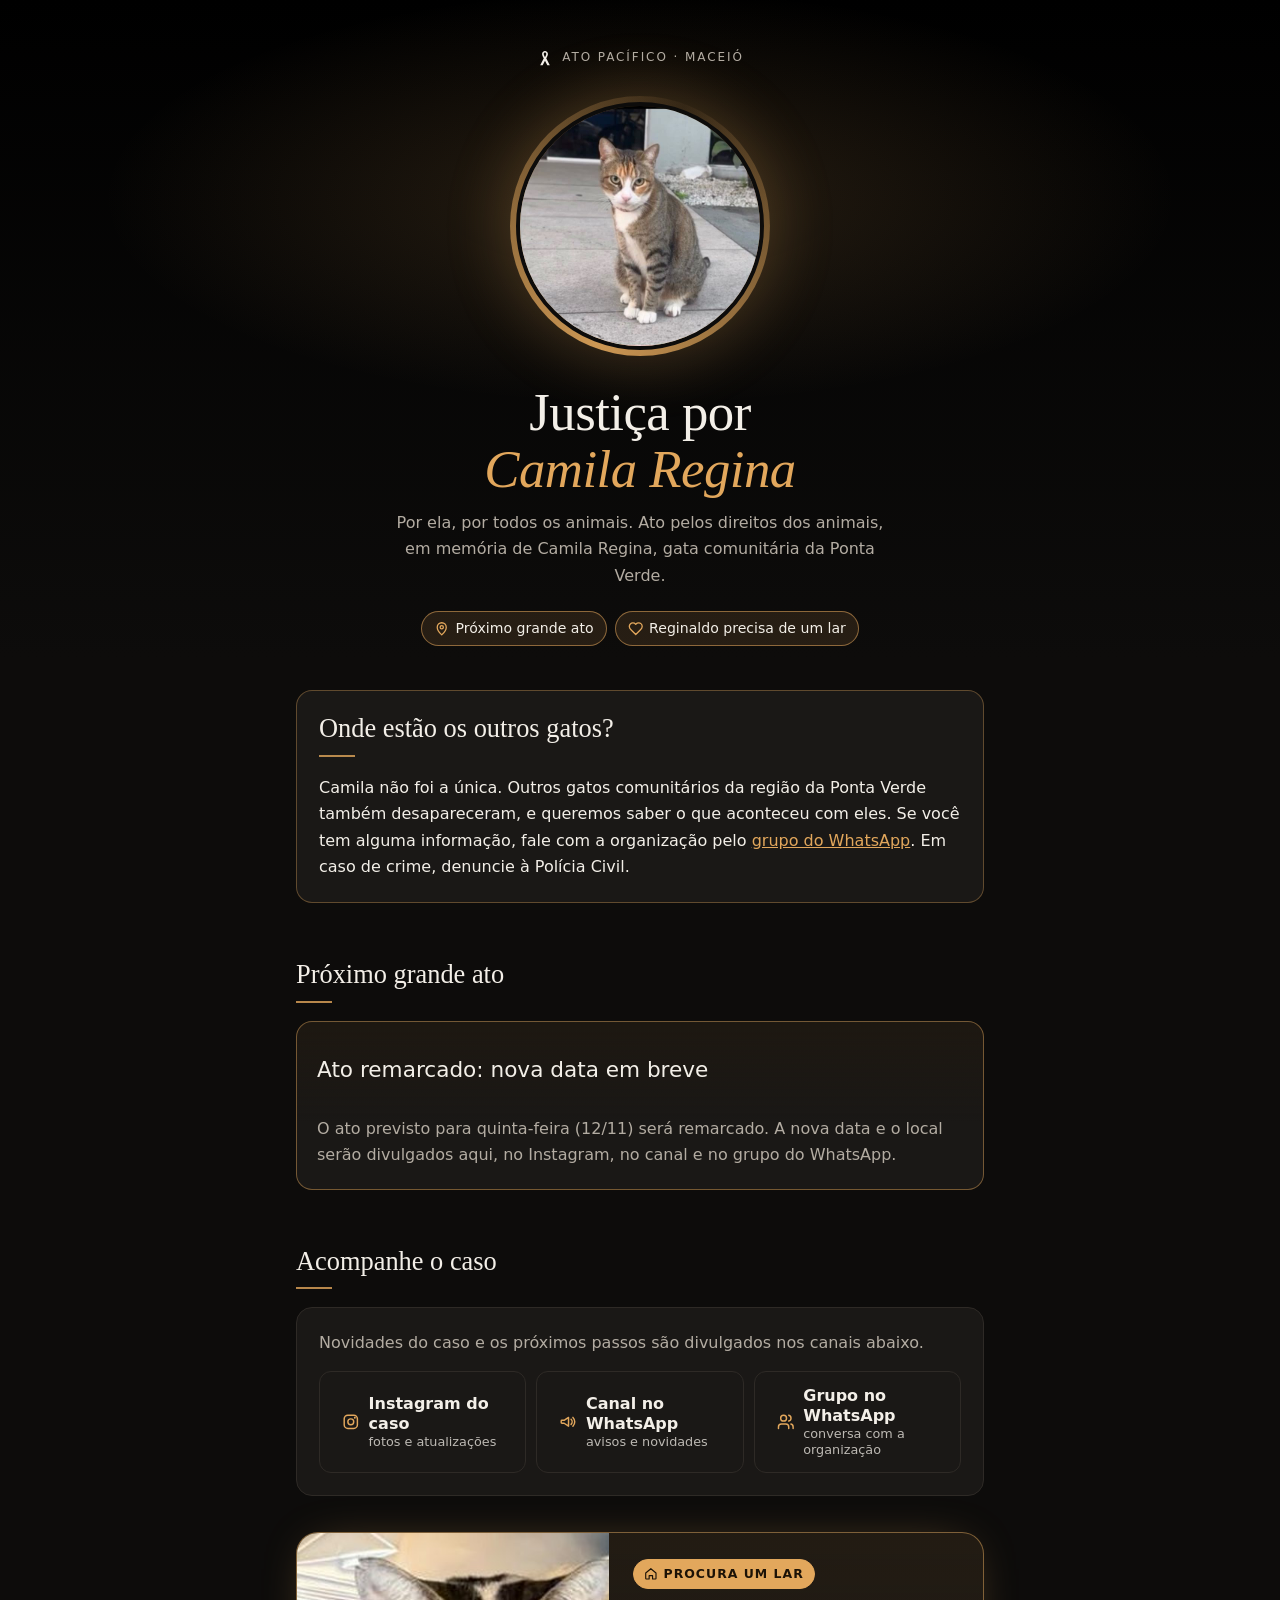
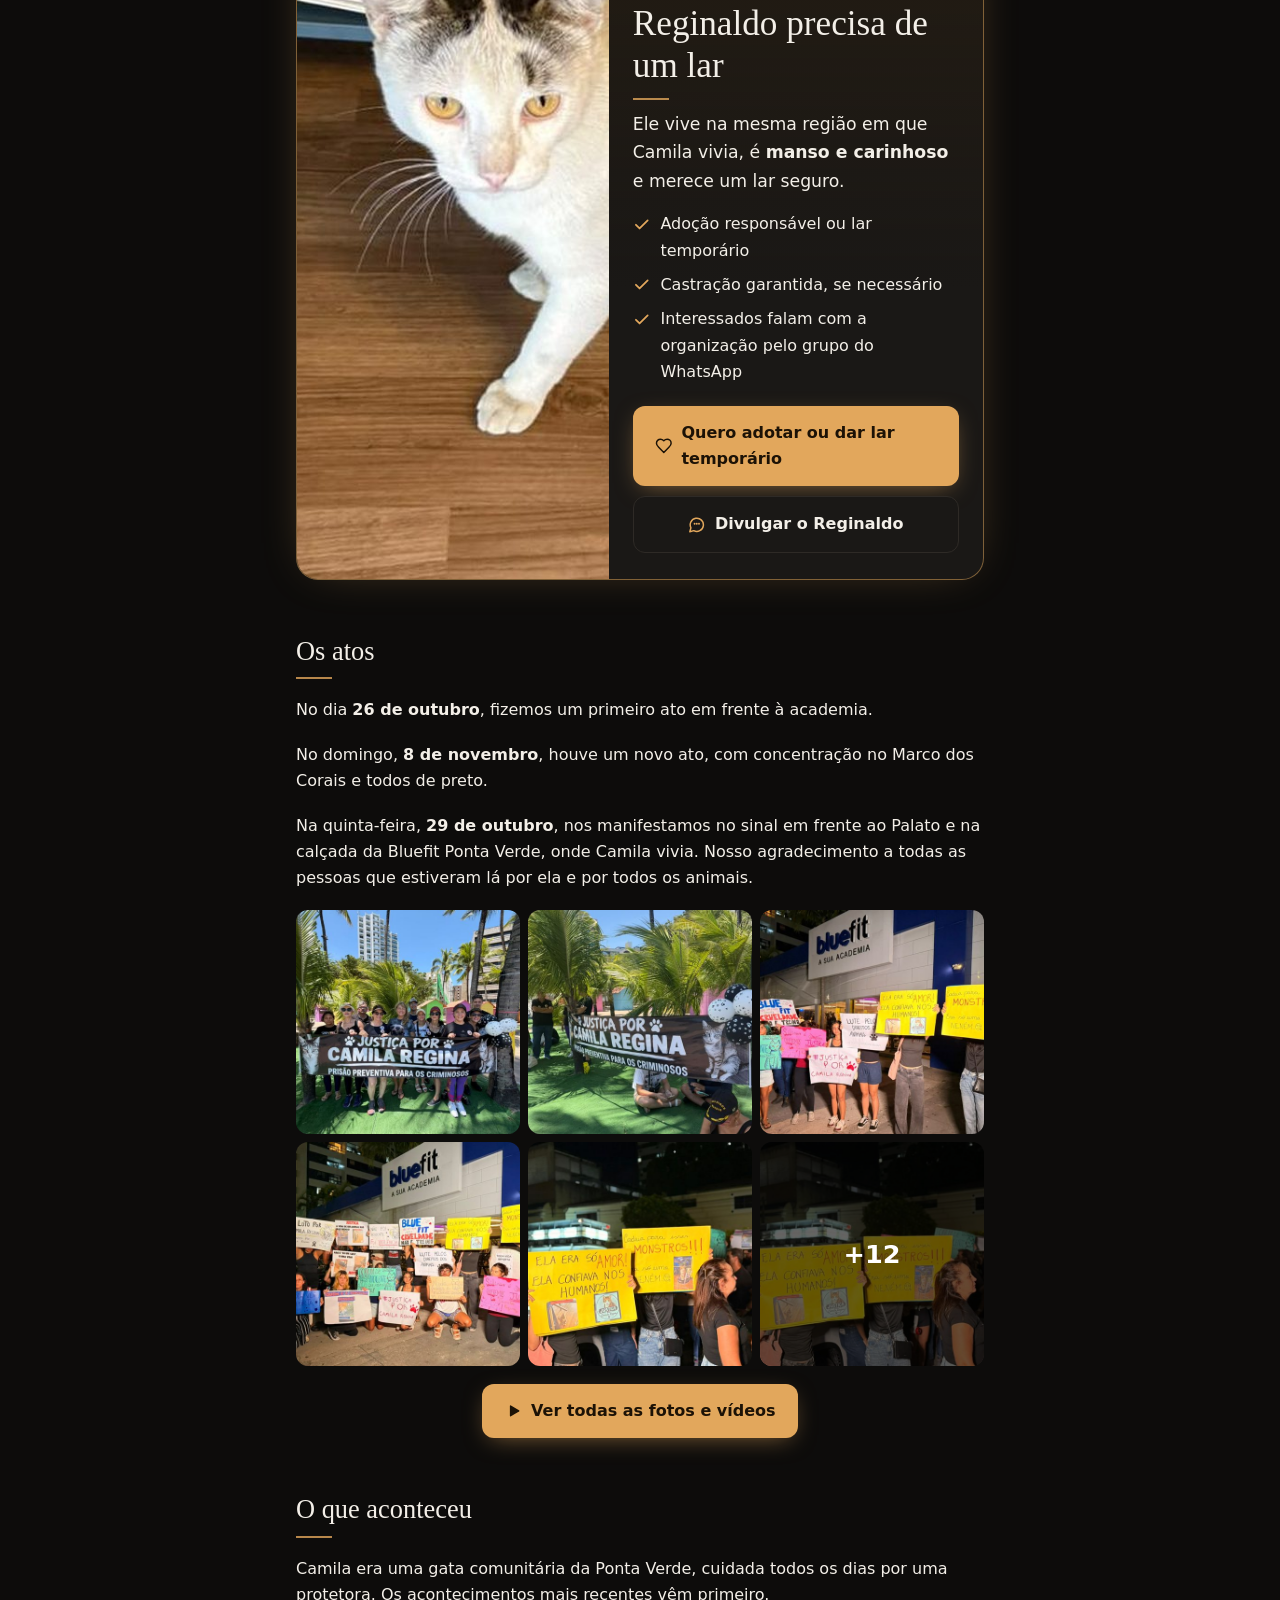
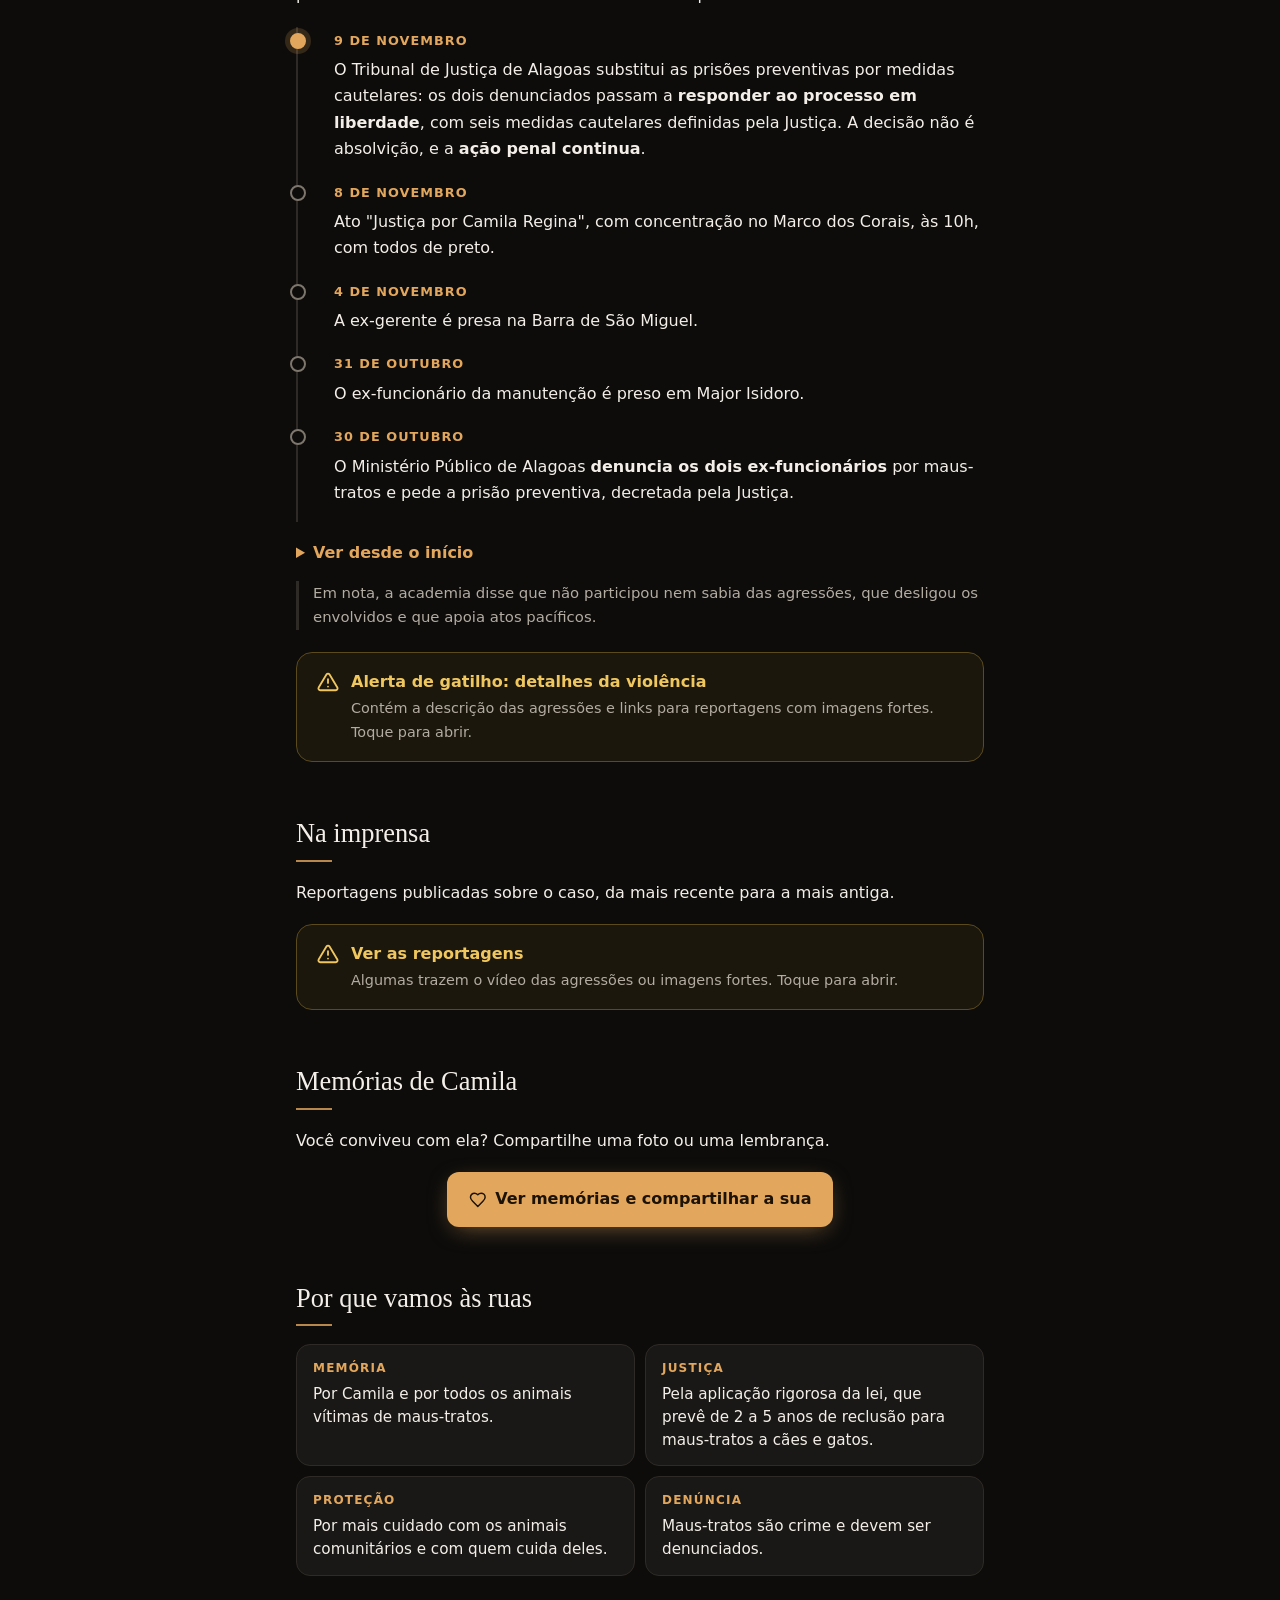
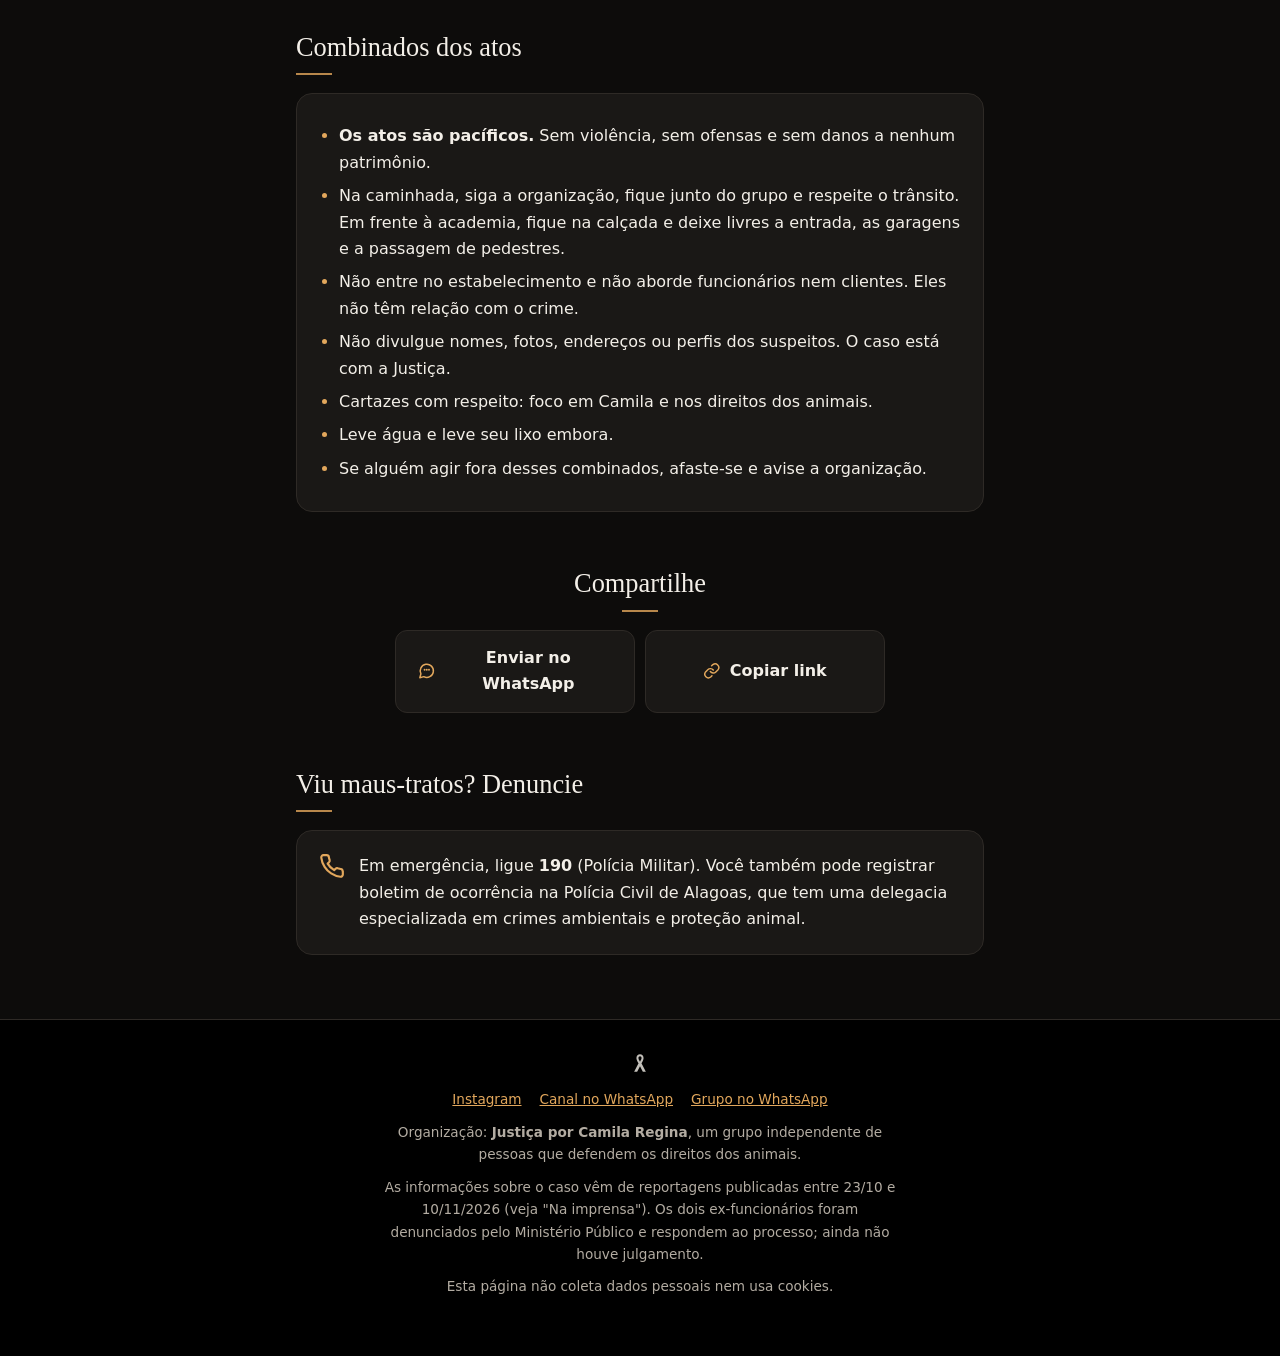
<file: index.html>
<!doctype html>
<html lang="pt-BR">
<head>
<meta charset="utf-8">
<meta name="viewport" content="width=device-width, initial-scale=1">
<title>Justiça por Camila Regina · Ato pelos direitos dos animais</title>
<meta name="description" content="Ato pelos direitos dos animais, em memória da gata Camila Regina. Veja as fotos do grande ato de 29/10 e ajude o Reginaldo a encontrar um lar.">
<meta property="og:title" content="Justiça por Camila Regina · Ato pelos direitos dos animais">
<meta property="og:description" content="Fotos do grande ato de 29/10 · Reginaldo precisa de um lar · Ponta Verde, Maceió.">
<meta property="og:image" content="https://camilaregina-site.github.io/manifestacao/card-ato.png">
<meta name="theme-color" content="#0d0c0b">
<link rel="icon" href="favicon.svg" type="image/svg+xml">
<link rel="icon" href="favicon.ico" sizes="48x48">
<link rel="apple-touch-icon" href="apple-touch-icon.png">
<link rel="stylesheet" href="style.css">
<script>document.documentElement.classList.add('js')</script>
</head>
<body>

<!-- Ícones (SVG inline, sem serviços externos) -->
<svg width="0" height="0" style="position:absolute" aria-hidden="true">
  <symbol id="i-ribbon" viewBox="0 0 24 24"><path fill="currentColor" d="M12 2.5c-2.2 0-3.9 1.8-3.9 4 0 1.8 1 3.7 2.3 5.8L5.6 21.5h3.3L12 15.6l3.1 5.9h3.3l-4.8-9.2c1.3-2.1 2.3-4 2.3-5.8 0-2.2-1.7-4-3.9-4zm0 2.2c1 0 1.7.8 1.7 1.8 0 1-.7 2.4-1.7 4-1-1.6-1.7-3-1.7-4 0-1 .7-1.8 1.7-1.8z"/></symbol>
  <symbol id="i-cal" viewBox="0 0 24 24"><g fill="none" stroke="currentColor" stroke-width="2" stroke-linecap="round" stroke-linejoin="round"><rect x="3" y="4.5" width="18" height="16" rx="2"/><path d="M16 2.5v4M8 2.5v4M3 10h18"/></g></symbol>
  <symbol id="i-clock" viewBox="0 0 24 24"><g fill="none" stroke="currentColor" stroke-width="2" stroke-linecap="round" stroke-linejoin="round"><circle cx="12" cy="12" r="9"/><path d="M12 7v5l3 2"/></g></symbol>
  <symbol id="i-pin" viewBox="0 0 24 24"><g fill="none" stroke="currentColor" stroke-width="2" stroke-linecap="round" stroke-linejoin="round"><path d="M12 21.5s7-6.2 7-11.8a7 7 0 1 0-14 0c0 5.6 7 11.8 7 11.8z"/><circle cx="12" cy="9.7" r="2.5"/></g></symbol>
  <symbol id="i-shirt" viewBox="0 0 24 24"><path fill="none" stroke="currentColor" stroke-width="2" stroke-linejoin="round" d="M8 3 3 5.5l1.5 4.5L7 9v11.5h10V9l2.5 1L21 5.5 16 3c-.5 1.5-2 2.5-4 2.5S8.5 4.5 8 3z"/></symbol>
  <symbol id="i-chat" viewBox="0 0 24 24"><g fill="none" stroke="currentColor" stroke-width="2" stroke-linecap="round" stroke-linejoin="round"><path d="M7.9 20A9 9 0 1 0 4 16.1L2.5 21.5z"/><path d="M9 10.5h.01M12 10.5h.01M15 10.5h.01" stroke-width="2.6"/></g></symbol>
  <symbol id="i-link" viewBox="0 0 24 24"><g fill="none" stroke="currentColor" stroke-width="2" stroke-linecap="round" stroke-linejoin="round"><path d="M10 13a5 5 0 0 0 7.5.5l3-3a5 5 0 0 0-7-7L11.8 5.2"/><path d="M14 11a5 5 0 0 0-7.5-.5l-3 3a5 5 0 0 0 7 7l1.7-1.7"/></g></symbol>
  <symbol id="i-users" viewBox="0 0 24 24"><g fill="none" stroke="currentColor" stroke-width="2" stroke-linecap="round" stroke-linejoin="round"><path d="M16 21v-2a4 4 0 0 0-4-4H6a4 4 0 0 0-4 4v2"/><circle cx="9" cy="7" r="4"/><path d="M22 21v-2a4 4 0 0 0-3-3.9M16 3.1a4 4 0 0 1 0 7.8"/></g></symbol>
  <symbol id="i-alert" viewBox="0 0 24 24"><g fill="none" stroke="currentColor" stroke-width="2" stroke-linecap="round" stroke-linejoin="round"><path d="M10.3 3.9 1.8 18a2 2 0 0 0 1.7 3h17a2 2 0 0 0 1.7-3L13.7 3.9a2 2 0 0 0-3.4 0z"/><path d="M12 9v4M12 17h.01"/></g></symbol>
  <symbol id="i-heart" viewBox="0 0 24 24"><path fill="none" stroke="currentColor" stroke-width="2" stroke-linejoin="round" d="M19 14c1.5-1.5 3-3.2 3-5.5A5.5 5.5 0 0 0 16.5 3c-1.8 0-3 .5-4.5 2-1.5-1.5-2.7-2-4.5-2A5.5 5.5 0 0 0 2 8.5c0 2.3 1.5 4 3 5.5l7 7z"/></symbol>
  <symbol id="i-home" viewBox="0 0 24 24"><g fill="none" stroke="currentColor" stroke-width="2" stroke-linecap="round" stroke-linejoin="round"><path d="M3 10.5 12 3l9 7.5V20a1 1 0 0 1-1 1h-5v-6H9v6H4a1 1 0 0 1-1-1z"/></g></symbol>
  <symbol id="i-walk" viewBox="0 0 24 24"><g fill="none" stroke="currentColor" stroke-width="2" stroke-linecap="round" stroke-linejoin="round"><circle cx="13" cy="4" r="2"/><path d="m9 20 3-6 3 3v4M7.5 12.5 10 9l3 1 2 3 2.5 1M10 9l-1.5 4.5"/></g></symbol>
  <symbol id="i-play" viewBox="0 0 24 24"><path fill="currentColor" d="M8 5.5v13a1 1 0 0 0 1.5.86l11-6.5a1 1 0 0 0 0-1.72l-11-6.5A1 1 0 0 0 8 5.5z"/></symbol>
  <symbol id="i-check" viewBox="0 0 24 24"><path fill="none" stroke="currentColor" stroke-width="2.4" stroke-linecap="round" stroke-linejoin="round" d="M20 6 9 17l-5-5"/></symbol>
  <symbol id="i-phone" viewBox="0 0 24 24"><path fill="none" stroke="currentColor" stroke-width="2" stroke-linecap="round" stroke-linejoin="round" d="M22 16.9v3a2 2 0 0 1-2.2 2 19.8 19.8 0 0 1-8.6-3.1 19.5 19.5 0 0 1-6-6A19.8 19.8 0 0 1 2.1 4.2 2 2 0 0 1 4.1 2h3a2 2 0 0 1 2 1.7c.1.9.4 1.8.7 2.7a2 2 0 0 1-.5 2.1L8 9.8a16 16 0 0 0 6 6l1.3-1.3a2 2 0 0 1 2.1-.4c.9.3 1.8.6 2.7.7a2 2 0 0 1 1.7 2z"/></symbol>
  <symbol id="i-insta" viewBox="0 0 24 24"><g fill="none" stroke="currentColor" stroke-width="2" stroke-linecap="round" stroke-linejoin="round"><rect x="3" y="3" width="18" height="18" rx="5"/><circle cx="12" cy="12" r="4"/><path d="M17.5 6.5h.01" stroke-width="2.6"/></g></symbol>
  <symbol id="i-channel" viewBox="0 0 24 24"><g fill="none" stroke="currentColor" stroke-width="2" stroke-linecap="round" stroke-linejoin="round"><path d="M3 11v2a1 1 0 0 0 1 1h3l6 4V6L7 10H4a1 1 0 0 0-1 1z"/><path d="M16.5 8.5a5 5 0 0 1 0 7M19 6a8.5 8.5 0 0 1 0 12"/></g></symbol>
</svg>

<header class="hero">
  <div class="wrap">
    <p class="kicker"><svg class="ico ribbon"><use href="#i-ribbon"/></svg> Ato pacífico · Maceió</p>
    <div class="portrait">
      <img src="camila.jpg" alt="Camila Regina, uma gata tigrada com manchas laranja e peito e patas brancos, sentada numa calçada.">
    </div>
    <h1>Justiça por<br><em>Camila Regina</em></h1>
    <p class="sub">Por ela, por todos os animais. Ato pelos direitos dos animais, em memória de Camila Regina, gata comunitária da Ponta Verde.</p>
    <ul class="chips" aria-label="Resumo">
      <li id="chipProx" hidden><a href="#proximo"><svg class="ico"><use href="#i-pin"/></svg> Próximo grande ato</a></li>
      <li><a href="#reginaldo"><svg class="ico"><use href="#i-heart"/></svg> Reginaldo precisa de um lar</a></li>
    </ul>
  </div>
</header>

<main class="wrap">

<section class="reveal" aria-labelledby="outros-t">
  <div class="card others">
    <h2 id="outros-t">Onde estão os outros gatos?</h2>
    <p class="m0">Camila não foi a única. Outros gatos comunitários da região da Ponta Verde também desapareceram, e queremos saber o que aconteceu com eles. Se você tem alguma informação, fale com a organização pelo <a data-link="GRUPO_WHATSAPP" href="#" target="_blank" rel="noopener">grupo do WhatsApp</a>. Em caso de crime, denuncie à Polícia Civil.</p>
  </div>
</section>

<section id="proximo" class="reveal" aria-labelledby="prox-t" hidden>
  <h2 id="prox-t">Próximo grande ato</h2>
  <article class="event main-event">
    <p class="event-date" id="proxQuando"></p>
    <ul class="route" id="proxRota"></ul>
    <p class="prox-levar" id="proxLevar"></p>
  </article>
</section>

<section class="reveal" aria-labelledby="acompanhe-t">
  <h2 id="acompanhe-t">Acompanhe o caso</h2>
  <div class="card">
    <p class="follow-note" id="semProximo">Outros atos podem acontecer. Quando houver, a data e o local serão divulgados aqui e nos canais abaixo.</p>
    <p class="follow-note" id="comProximo" hidden>Novidades do caso e os próximos passos são divulgados nos canais abaixo.</p>
    <div class="follow">
      <a class="btn ghost" data-link="INSTAGRAM" href="#" target="_blank" rel="noopener"><svg class="ico"><use href="#i-insta"/></svg><span>Instagram do caso<small>fotos e atualizações</small></span></a>
      <a class="btn ghost" data-link="CANAL_WHATSAPP" href="#" target="_blank" rel="noopener"><svg class="ico"><use href="#i-channel"/></svg><span>Canal no WhatsApp<small>avisos e novidades</small></span></a>
      <a class="btn ghost" data-link="GRUPO_WHATSAPP" href="#" target="_blank" rel="noopener"><svg class="ico"><use href="#i-users"/></svg><span>Grupo no WhatsApp<small>conversa com a organização</small></span></a>
    </div>
  </div>
</section>

<section id="reginaldo" class="reveal featured" aria-labelledby="adote">
  <div class="featured-card">
    <img src="reginaldo.jpg" alt="Reginaldo, um gato branco com manchas cinza tigradas na cabeça e no rabo e olhos cor de mel, em pé sobre um piso de madeira.">
    <div class="featured-body">
      <span class="tag urgent"><svg class="ico"><use href="#i-home"/></svg> Procura um lar</span>
      <h2 id="adote">Reginaldo precisa de um lar</h2>
      <p class="big">Ele vive na mesma região em que Camila vivia, é <strong>manso e carinhoso</strong> e merece um lar seguro.</p>
      <ul class="checks">
        <li><svg class="ico"><use href="#i-check"/></svg> Adoção responsável ou lar temporário</li>
        <li><svg class="ico"><use href="#i-check"/></svg> Castração garantida, se necessário</li>
        <li><svg class="ico"><use href="#i-check"/></svg> Interessados falam com a organização pelo grupo do WhatsApp</li>
      </ul>
      <div class="cta-row">
        <a class="btn primary" data-group href="#" target="_blank" rel="noopener"><svg class="ico"><use href="#i-heart"/></svg> Quero adotar ou dar lar temporário</a>
        <a class="btn ghost" id="regShare" href="#" target="_blank" rel="noopener"><svg class="ico"><use href="#i-chat"/></svg> Divulgar o Reginaldo</a>
      </div>
    </div>
  </div>
</section>

<section class="reveal" aria-labelledby="ato-t">
  <h2 id="ato-t">Os atos</h2>
  <p class="lead">No dia <strong>26 de outubro</strong>, fizemos um primeiro ato em frente à academia.</p>
  <p class="lead">No domingo, <strong>8 de novembro</strong>, houve um novo ato, com concentração no Marco dos Corais e todos de preto.</p>
  <p class="lead">Na quinta-feira, <strong>29 de outubro</strong>, nos manifestamos no sinal em frente ao Palato e na calçada da Bluefit Ponta Verde, onde Camila vivia. Nosso agradecimento a todas as pessoas que estiveram lá por ela e por todos os animais.</p>
  <div id="atoPreview" class="photo-grid" hidden></div>
  <p id="atoVazio" class="empty">As fotos e vídeos dos atos serão publicados aqui.</p>
  <div class="center" id="atoCta" hidden><a class="btn primary" href="galeria.html"><svg class="ico"><use href="#i-play"/></svg> Ver todas as fotos e vídeos</a></div>
</section>

<section class="reveal" aria-labelledby="caso">
  <h2 id="caso">O que aconteceu</h2>
  <p class="lead">Camila era uma gata comunitária da Ponta Verde, cuidada todos os dias por uma protetora. Os acontecimentos mais recentes vêm primeiro.</p>
  <ol class="timeline">
    <li class="now"><span class="when">9 de novembro</span>
      <p>O Tribunal de Justiça de Alagoas substitui as prisões preventivas por medidas cautelares: os dois denunciados passam a <strong>responder ao processo em liberdade</strong>, com seis medidas cautelares definidas pela Justiça. A decisão não é absolvição, e a <strong>ação penal continua</strong>.</p></li>
    <li><span class="when">8 de novembro</span>
      <p>Ato "Justiça por Camila Regina", com concentração no Marco dos Corais, às 10h, com todos de preto.</p></li>
    <li><span class="when">4 de novembro</span>
      <p>A ex-gerente é presa na Barra de São Miguel.</p></li>
    <li><span class="when">31 de outubro</span>
      <p>O ex-funcionário da manutenção é preso em Major Isidoro.</p></li>
    <li><span class="when">30 de outubro</span>
      <p>O Ministério Público de Alagoas <strong>denuncia os dois ex-funcionários</strong> por maus-tratos e pede a prisão preventiva, decretada pela Justiça.</p></li>
  </ol>
  <details class="more-tl">
    <summary>Ver desde o início</summary>
    <ol class="timeline">
      <li><span class="when">29 de outubro</span>
        <p>Grande ato, no sinal em frente ao Palato e na calçada da academia, dois meses depois do desaparecimento de Camila.</p></li>
      <li><span class="when">26 de outubro</span>
        <p>Primeiro ato, em frente à academia.</p></li>
      <li><span class="when">23 de outubro</span>
        <p>A imprensa divulga imagens de câmeras de segurança. A Polícia Civil conclui o inquérito e <strong>indicia por maus-tratos</strong> os dois ex-funcionários apontados como envolvidos. O caso segue para o Ministério Público.</p></li>
      <li><span class="when">Setembro e outubro</span>
        <p>Quem cuidava de Camila a procura e pede imagens de câmeras da região. As imagens só vieram a público em 23 de outubro.</p></li>
      <li><span class="when">29 de agosto</span>
        <p>Camila desaparece.</p></li>
    </ol>
  </details>
  <p class="aside">Em nota, a academia disse que não participou nem sabia das agressões, que desligou os envolvidos e que apoia atos pacíficos.</p>

  <details class="tw">
    <summary><svg class="ico"><use href="#i-alert"/></svg>
      <span><strong>Alerta de gatilho: detalhes da violência</strong>
      <small>Contém a descrição das agressões e links para reportagens com imagens fortes. Toque para abrir.</small></span></summary>
    <div class="tw-body">
      <p>Segundo as reportagens, as imagens mostram os suspeitos colocando a gata dentro de um saco, amarrando o saco e levando-o para uma sala. Também mostram o saco sendo arremessado contra o chão repetidas vezes, além de chutes e pisões com o animal dentro.</p>
      <p>De acordo com a Polícia Civil, um dos suspeitos confessou o crime em depoimento.</p>
      <p>Reportagens (com vídeo e imagens fortes):</p>
      <ul class="sources">
        <li><a href="https://www.tnh1.com.br/noticia/nid/imagens-fortes-camera-flagrou-ex-funcionarios-de-academia-agredindo-gata-na-ponta-verde/" target="_blank" rel="noopener">TNH1 · Câmera flagrou ex-funcionários de academia agredindo gata na Ponta Verde (23/10)</a></li>
        <li><a href="https://www.gazetaweb.com/noticias/policia/academia-se-pronuncia-sobre-morte-de-gata-espancada-por-ex-funcionarios-na-ponta-verde-944547" target="_blank" rel="noopener">GazetaWeb · Academia se pronuncia sobre morte de gata (23/10)</a></li>
      </ul>
    </div>
  </details>
</section>

<section class="reveal" aria-labelledby="imprensa-t">
  <h2 id="imprensa-t">Na imprensa</h2>
  <p class="lead">Reportagens publicadas sobre o caso, da mais recente para a mais antiga.</p>
  <details class="tw">
    <summary><svg class="ico"><use href="#i-alert"/></svg>
      <span><strong>Ver as reportagens</strong>
      <small>Algumas trazem o vídeo das agressões ou imagens fortes. Toque para abrir.</small></span></summary>
    <div class="tw-body">
      <ul class="news">
        <li><span class="d">10/11</span><div><a href="https://www.gazetaweb.com/noticias/justica/caso-camila-regina-justica-manda-soltar-suspeitos-de-matar-gata-em-academia-da-ponta-verde-948374" target="_blank" rel="noopener">Justiça substitui as prisões por medidas cautelares e a ação penal continua</a><small>GazetaWeb</small></div></li>
        <li><span class="d">04/11</span><div><a href="https://www.gazetaweb.com/noticias/policia/ex-gerente-de-academia-na-ponta-verde-e-presa-por-envolvimento-na-morte-da-gata-947110" target="_blank" rel="noopener">Ex-gerente da academia é presa na Barra de São Miguel</a><small>GazetaWeb</small></div></li>
        <li><span class="d">04/11</span><div><a href="https://www.bnewsalagoas.com.br/noticias/policia/caso-camila-regina-ex-gerente-de-academia-e-presa-por-suposto-envolvimento-na-morte-de-gata.html" target="_blank" rel="noopener">Caso Camila Regina: ex-gerente é presa</a><small>BNews Alagoas</small></div></li>
        <li><span class="d">31/10</span><div><a href="https://www.gazetaweb.com/noticias/policia/suspeita-de-ordenar-morte-da-gata-camila-regina-deve-se-entregar-a-policia-946533" target="_blank" rel="noopener">Denúncia do Ministério Público e prisão de um dos ex-funcionários</a><small>GazetaWeb</small></div></li>
        <li><span class="d">29/10</span><div><a href="https://www.gazetaweb.com/alagoas/justica-por-camila-regina-novo-protesto-reune-defensores-dos-animais-na-ponta-verde-946072" target="_blank" rel="noopener">Novo protesto reúne defensores dos animais na Ponta Verde</a><small>GazetaWeb</small></div></li>
        <li><span class="d">23/10</span><div><a href="https://www.gazetaweb.com/noticias/policia/academia-se-pronuncia-sobre-morte-de-gata-espancada-por-ex-funcionarios-na-ponta-verde-944547" target="_blank" rel="noopener">Academia se pronuncia sobre a morte da gata; nota na íntegra</a><small>GazetaWeb</small></div></li>
        <li><span class="d">23/10</span><div><a href="https://www.tnh1.com.br/noticia/nid/imagens-fortes-camera-flagrou-ex-funcionarios-de-academia-agredindo-gata-na-ponta-verde/" target="_blank" rel="noopener">Câmera flagrou ex-funcionários agredindo a gata (imagens fortes)</a><small>TNH1</small></div></li>
      </ul>
    </div>
  </details>
</section>

<section class="reveal" aria-labelledby="memorias-t">
  <h2 id="memorias-t">Memórias de Camila</h2>
  <p class="lead">Você conviveu com ela? Compartilhe uma foto ou uma lembrança.</p>
  <div id="memPreview" class="gallery gallery-preview"></div>
  <div class="center"><a class="btn primary" href="memorias.html"><svg class="ico"><use href="#i-heart"/></svg> Ver memórias e compartilhar a sua</a></div>
</section>

<section class="reveal" aria-labelledby="pedimos">
  <h2 id="pedimos">Por que vamos às ruas</h2>
  <div class="reasons">
    <div><span class="n">Memória</span><p>Por Camila e por todos os animais vítimas de maus-tratos.</p></div>
    <div><span class="n">Justiça</span><p>Pela aplicação rigorosa da lei, que prevê de 2 a 5 anos de reclusão para maus-tratos a cães e gatos.</p></div>
    <div><span class="n">Proteção</span><p>Por mais cuidado com os animais comunitários e com quem cuida deles.</p></div>
    <div><span class="n">Denúncia</span><p>Maus-tratos são crime e devem ser denunciados.</p></div>
  </div>
</section>

<section class="reveal" aria-labelledby="combinados">
  <h2 id="combinados">Combinados dos atos</h2>
  <div class="card">
    <ul class="rules">
      <li><strong>Os atos são pacíficos.</strong> Sem violência, sem ofensas e sem danos a nenhum patrimônio.</li>
      <li>Na caminhada, siga a organização, fique junto do grupo e respeite o trânsito. Em frente à academia, fique na calçada e deixe livres a entrada, as garagens e a passagem de pedestres.</li>
      <li>Não entre no estabelecimento e não aborde funcionários nem clientes. Eles não têm relação com o crime.</li>
      <li>Não divulgue nomes, fotos, endereços ou perfis dos suspeitos. O caso está com a Justiça.</li>
      <li>Cartazes com respeito: foco em Camila e nos direitos dos animais.</li>
      <li>Leve água e leve seu lixo embora.</li>
      <li>Se alguém agir fora desses combinados, afaste-se e avise a organização.</li>
    </ul>
  </div>
</section>

<section class="reveal center" aria-labelledby="compartilhe">
  <h2 id="compartilhe">Compartilhe</h2>
  <div class="share">
    <a class="btn ghost" id="waShare" href="#" target="_blank" rel="noopener"><svg class="ico"><use href="#i-chat"/></svg> Enviar no WhatsApp</a>
    <button class="btn ghost" id="copyBtn" type="button"><svg class="ico"><use href="#i-link"/></svg> <span>Copiar link</span></button>
  </div>
</section>

<section class="reveal" aria-labelledby="denuncie">
  <h2 id="denuncie">Viu maus-tratos? Denuncie</h2>
  <div class="card denounce">
    <svg class="ico big"><use href="#i-phone"/></svg>
    <p class="m0">Em emergência, ligue <strong>190</strong> (Polícia Militar). Você também pode registrar boletim de ocorrência na Polícia Civil de Alagoas, que tem uma delegacia especializada em crimes ambientais e proteção animal.</p>
  </div>
</section>

</main>

<footer>
  <div class="wrap">
    <svg class="ico ribbon" aria-hidden="true"><use href="#i-ribbon"/></svg>
    <p class="foot-links"><a data-link="INSTAGRAM" href="#" target="_blank" rel="noopener">Instagram</a><a data-link="CANAL_WHATSAPP" href="#" target="_blank" rel="noopener">Canal no WhatsApp</a><a data-link="GRUPO_WHATSAPP" href="#" target="_blank" rel="noopener">Grupo no WhatsApp</a></p>
    <p>Organização: <strong>Justiça por Camila Regina</strong>, um grupo independente de pessoas que defendem os direitos dos animais.</p>
    <p>As informações sobre o caso vêm de reportagens publicadas entre 23/10 e 10/11/2026 (veja "Na imprensa"). Os dois ex-funcionários foram denunciados pelo Ministério Público e respondem ao processo; ainda não houve julgamento.</p>
    <p>Esta página não coleta dados pessoais nem usa cookies.</p>
  </div>
</footer>

<script src="config.js"></script>
<script src="galeria-data.js"></script>
<script src="script.js"></script>
</body>
</html>
</file>
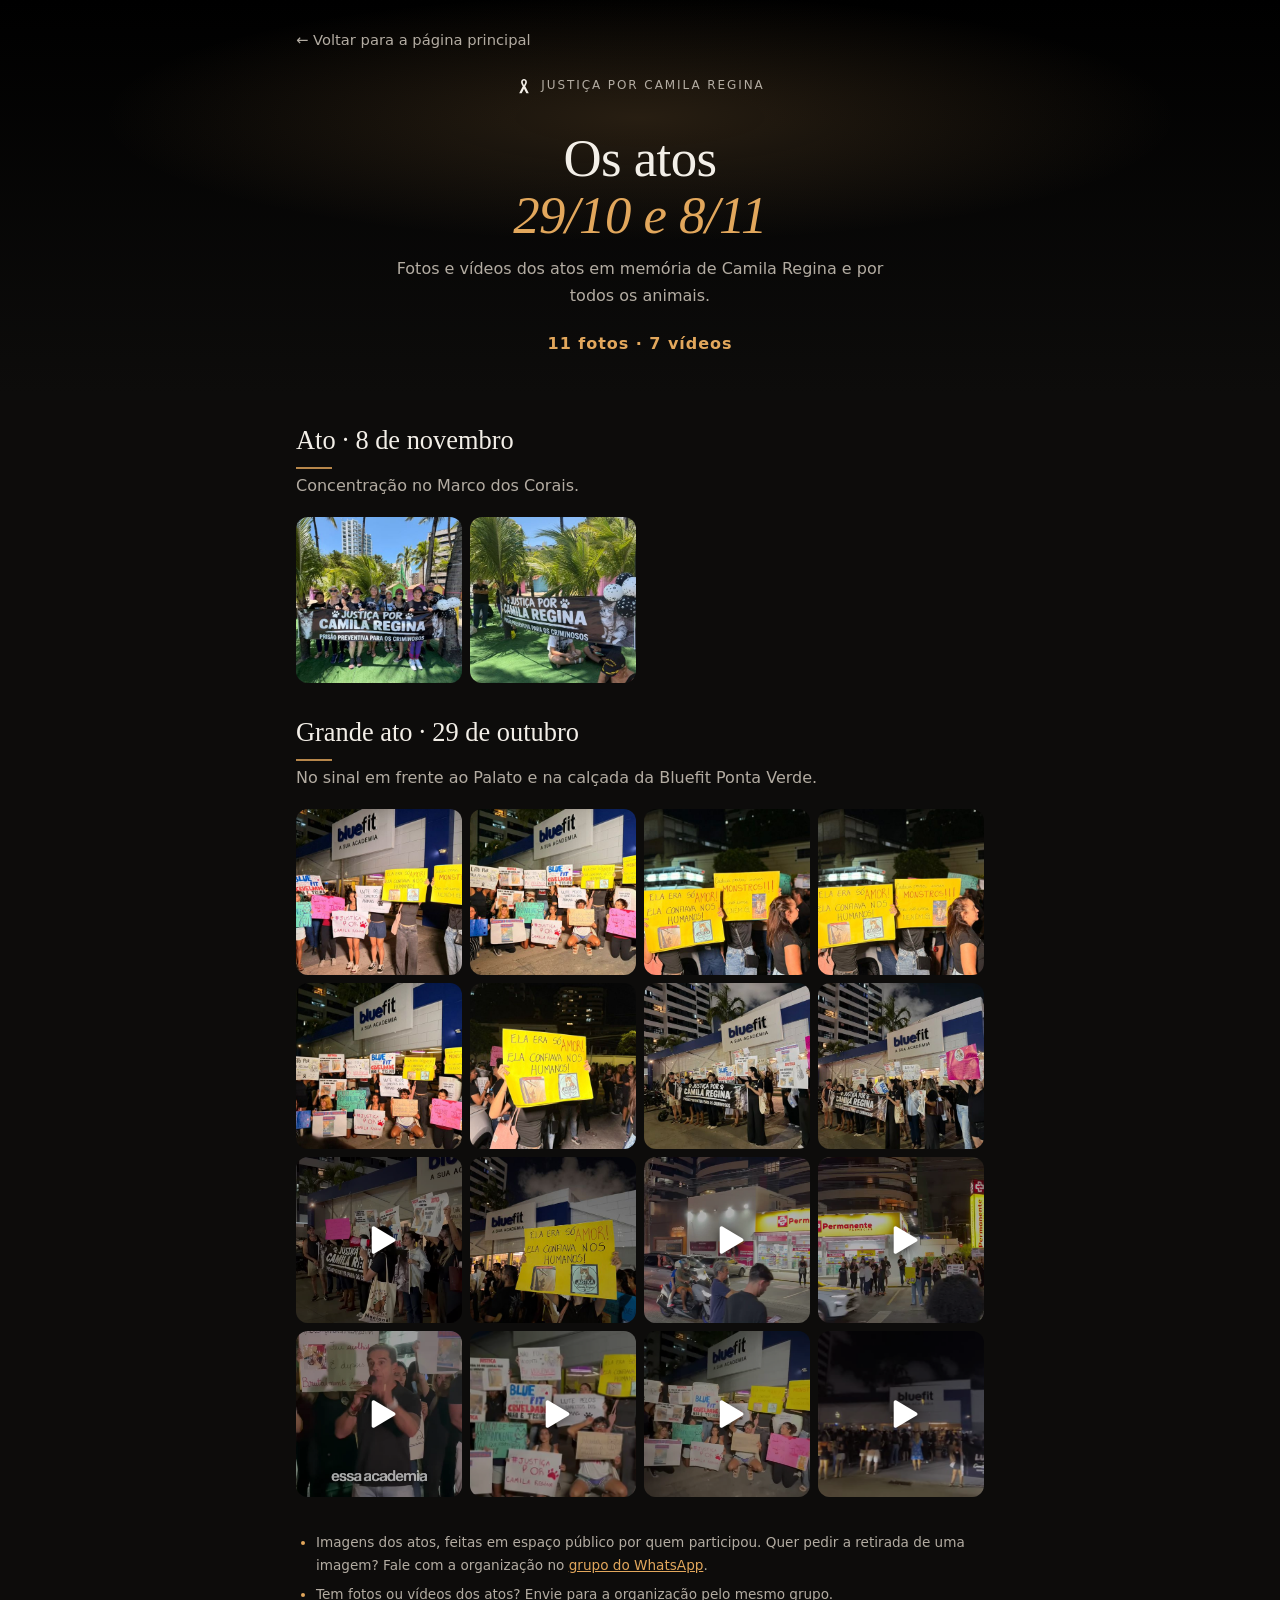
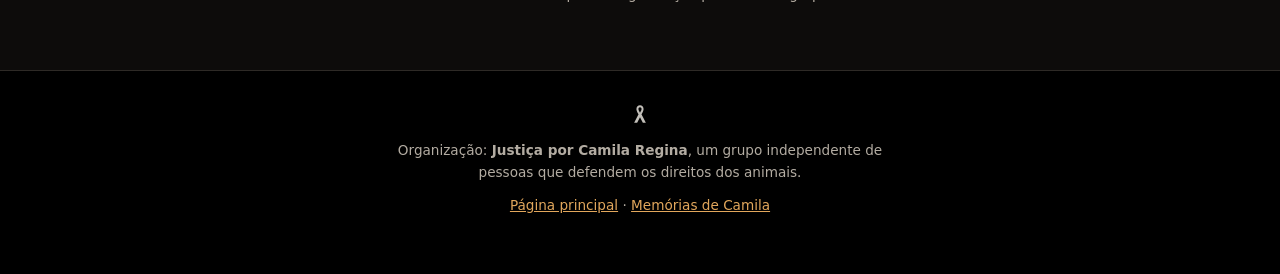
<file: galeria.html>
<!doctype html>
<html lang="pt-BR">
<head>
<meta charset="utf-8">
<meta name="viewport" content="width=device-width, initial-scale=1">
<title>Galeria dos atos · Justiça por Camila Regina</title>
<meta name="description" content="Fotos e vídeos dos atos de 29/10 e 8/11, em memória da gata Camila Regina e por todos os animais.">
<meta property="og:title" content="Galeria dos atos · Justiça por Camila Regina">
<meta property="og:description" content="Fotos e vídeos dos atos de 29/10 e 8/11, em Maceió.">
<meta property="og:image" content="https://camilaregina-site.github.io/manifestacao/card-ato.png">
<meta name="theme-color" content="#0d0c0b">
<link rel="icon" href="favicon.svg" type="image/svg+xml">
<link rel="icon" href="favicon.ico" sizes="48x48">
<link rel="apple-touch-icon" href="apple-touch-icon.png">
<link rel="stylesheet" href="style.css">
<script>document.documentElement.classList.add('js')</script>
</head>
<body>

<svg width="0" height="0" style="position:absolute" aria-hidden="true">
  <symbol id="i-ribbon" viewBox="0 0 24 24"><path fill="currentColor" d="M12 2.5c-2.2 0-3.9 1.8-3.9 4 0 1.8 1 3.7 2.3 5.8L5.6 21.5h3.3L12 15.6l3.1 5.9h3.3l-4.8-9.2c1.3-2.1 2.3-4 2.3-5.8 0-2.2-1.7-4-3.9-4zm0 2.2c1 0 1.7.8 1.7 1.8 0 1-.7 2.4-1.7 4-1-1.6-1.7-3-1.7-4 0-1 .7-1.8 1.7-1.8z"/></symbol>
  <symbol id="i-play" viewBox="0 0 24 24"><path fill="currentColor" d="M8 5.5v13a1 1 0 0 0 1.5.86l11-6.5a1 1 0 0 0 0-1.72l-11-6.5A1 1 0 0 0 8 5.5z"/></symbol>
  <symbol id="i-x" viewBox="0 0 24 24"><path fill="none" stroke="currentColor" stroke-width="2.2" stroke-linecap="round" d="M18 6 6 18M6 6l12 12"/></symbol>
</svg>

<header class="hero hero-small">
  <div class="wrap">
    <p class="back"><a href="./">← Voltar para a página principal</a></p>
    <p class="kicker"><svg class="ico ribbon"><use href="#i-ribbon"/></svg> Justiça por Camila Regina</p>
    <h1>Os atos<br><em>29/10 e 8/11</em></h1>
    <p class="sub">Fotos e vídeos dos atos em memória de Camila Regina e por todos os animais.</p>
    <p class="count-line" id="contagem"></p>
  </div>
</header>

<main class="wrap">
  <section aria-label="Fotos e vídeos">
    <div id="albuns"></div>
    <p id="vazio" class="empty" hidden>As fotos e vídeos dos atos serão publicados aqui em breve.</p>

    <ul class="rules small-print">
      <li>Imagens dos atos, feitas em espaço público por quem participou. Quer pedir a retirada de uma imagem? Fale com a organização no <a data-group href="#" target="_blank" rel="noopener">grupo do WhatsApp</a>.</li>
      <li>Tem fotos ou vídeos dos atos? Envie para a organização pelo mesmo grupo.</li>
    </ul>
  </section>
</main>

<footer>
  <div class="wrap">
    <svg class="ico ribbon" aria-hidden="true"><use href="#i-ribbon"/></svg>
    <p>Organização: <strong>Justiça por Camila Regina</strong>, um grupo independente de pessoas que defendem os direitos dos animais.</p>
    <p><a href="./">Página principal</a> · <a href="memorias.html">Memórias de Camila</a></p>
  </div>
</footer>

<!-- Visualizador -->
<div id="lb" class="lb" role="dialog" aria-modal="true" aria-label="Visualizador de fotos e vídeos" hidden>
  <button class="lb-close" id="lbClose" type="button" aria-label="Fechar"><svg class="ico"><use href="#i-x"/></svg></button>
  <button class="lb-nav prev" id="lbPrev" type="button" aria-label="Anterior">‹</button>
  <div class="lb-stage" id="lbStage"></div>
  <button class="lb-nav next" id="lbNext" type="button" aria-label="Próximo">›</button>
  <p class="lb-cap" id="lbCap"></p>
</div>

<script src="config.js"></script>
<script src="galeria-data.js"></script>
<script src="galeria.js"></script>
</body>
</html>
</file>
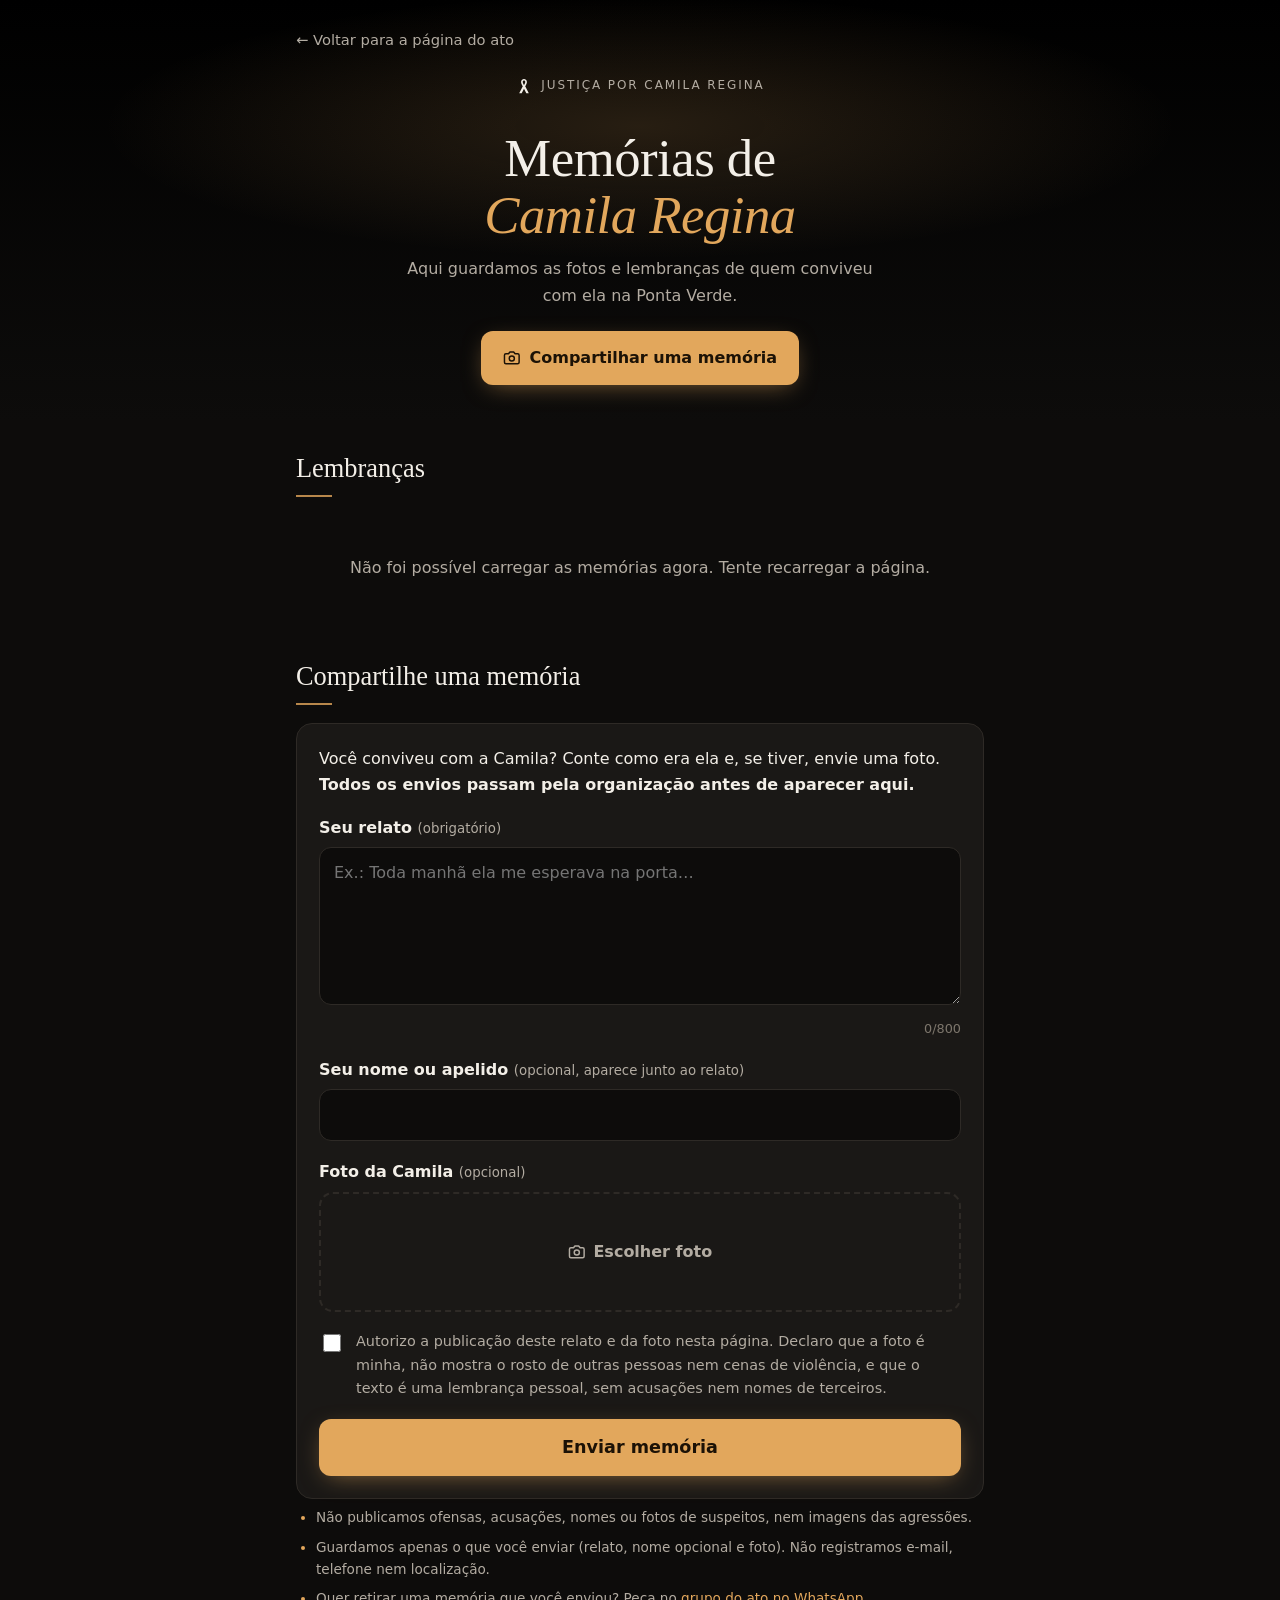
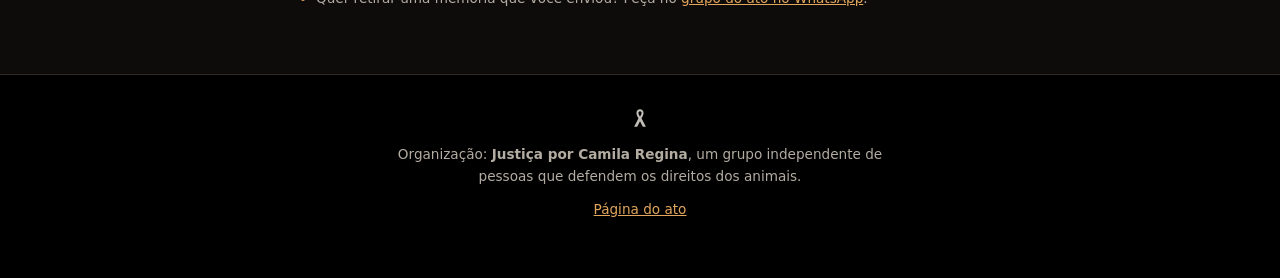
<file: memorias.html>
<!doctype html>
<html lang="pt-BR">
<head>
<meta charset="utf-8">
<meta name="viewport" content="width=device-width, initial-scale=1">
<title>Memórias de Camila Regina</title>
<meta name="description" content="Fotos e lembranças de quem conviveu com Camila Regina, gata comunitária da Ponta Verde. Compartilhe a sua.">
<meta property="og:title" content="Memórias de Camila Regina">
<meta property="og:description" content="Fotos e lembranças de quem conviveu com ela. Compartilhe a sua.">
<meta property="og:image" content="https://camilaregina-site.github.io/manifestacao/card-ato.png">
<meta name="theme-color" content="#0d0c0b">
<link rel="icon" href="favicon.svg" type="image/svg+xml">
<link rel="icon" href="favicon.ico" sizes="48x48">
<link rel="apple-touch-icon" href="apple-touch-icon.png">
<link rel="stylesheet" href="style.css">
<script>document.documentElement.classList.add('js')</script>
</head>
<body>

<svg width="0" height="0" style="position:absolute" aria-hidden="true">
  <symbol id="i-ribbon" viewBox="0 0 24 24"><path fill="currentColor" d="M12 2.5c-2.2 0-3.9 1.8-3.9 4 0 1.8 1 3.7 2.3 5.8L5.6 21.5h3.3L12 15.6l3.1 5.9h3.3l-4.8-9.2c1.3-2.1 2.3-4 2.3-5.8 0-2.2-1.7-4-3.9-4zm0 2.2c1 0 1.7.8 1.7 1.8 0 1-.7 2.4-1.7 4-1-1.6-1.7-3-1.7-4 0-1 .7-1.8 1.7-1.8z"/></symbol>
  <symbol id="i-camera" viewBox="0 0 24 24"><g fill="none" stroke="currentColor" stroke-width="2" stroke-linecap="round" stroke-linejoin="round"><path d="M14.5 4h-5L7.5 6.5H4a2 2 0 0 0-2 2V18a2 2 0 0 0 2 2h16a2 2 0 0 0 2-2V8.5a2 2 0 0 0-2-2h-3.5z"/><circle cx="12" cy="13" r="3.5"/></g></symbol>
  <symbol id="i-heart" viewBox="0 0 24 24"><path fill="none" stroke="currentColor" stroke-width="2" stroke-linejoin="round" d="M19 14c1.5-1.5 3-3.2 3-5.5A5.5 5.5 0 0 0 16.5 3c-1.8 0-3 .5-4.5 2-1.5-1.5-2.7-2-4.5-2A5.5 5.5 0 0 0 2 8.5c0 2.3 1.5 4 3 5.5l7 7z"/></symbol>
  <symbol id="i-check" viewBox="0 0 24 24"><path fill="none" stroke="currentColor" stroke-width="2.4" stroke-linecap="round" stroke-linejoin="round" d="M20 6 9 17l-5-5"/></symbol>
  <symbol id="i-x" viewBox="0 0 24 24"><path fill="none" stroke="currentColor" stroke-width="2.2" stroke-linecap="round" d="M18 6 6 18M6 6l12 12"/></symbol>
</svg>

<header class="hero hero-small">
  <div class="wrap">
    <p class="back"><a href="./">← Voltar para a página do ato</a></p>
    <p class="kicker"><svg class="ico ribbon"><use href="#i-ribbon"/></svg> Justiça por Camila Regina</p>
    <h1>Memórias de<br><em>Camila Regina</em></h1>
    <p class="sub">Aqui guardamos as fotos e lembranças de quem conviveu com ela na Ponta Verde.</p>
    <a class="btn primary" href="#enviar"><svg class="ico"><use href="#i-camera"/></svg> Compartilhar uma memória</a>
  </div>
</header>

<main class="wrap">

<section aria-labelledby="galeria-t">
  <h2 id="galeria-t">Lembranças</h2>
  <div id="galeria" class="gallery" aria-live="polite"></div>
  <p id="galeriaVazia" class="empty" hidden>Ainda não há memórias publicadas. Que tal ser a primeira pessoa a compartilhar?</p>
  <p id="galeriaErro" class="empty" hidden>Não foi possível carregar as memórias agora. Tente recarregar a página.</p>
</section>

<section id="enviar" aria-labelledby="enviar-t">
  <h2 id="enviar-t">Compartilhe uma memória</h2>
  <div class="card">
    <p class="mt0">Você conviveu com a Camila? Conte como era ela e, se tiver, envie uma foto. <strong>Todos os envios passam pela organização antes de aparecer aqui.</strong></p>

    <form id="memForm" novalidate>
      <label class="field">
        <span>Seu relato <small>(obrigatório)</small></span>
        <textarea id="texto" maxlength="800" rows="5" required placeholder="Ex.: Toda manhã ela me esperava na porta…"></textarea>
        <small class="counter"><span id="textoCount">0</span>/800</small>
      </label>

      <label class="field">
        <span>Seu nome ou apelido <small>(opcional, aparece junto ao relato)</small></span>
        <input id="nome" type="text" maxlength="40" autocomplete="off">
      </label>

      <div class="field">
        <span>Foto da Camila <small>(opcional)</small></span>
        <label class="file-drop" id="fileDrop">
          <input id="foto" type="file" accept="image/*">
          <span id="fileLabel"><svg class="ico"><use href="#i-camera"/></svg> Escolher foto</span>
          <img id="fotoPreview" alt="" hidden>
        </label>
        <button type="button" class="linkbtn" id="fotoRemove" hidden>Remover foto</button>
      </div>

      <!-- campo invisível contra robôs -->
      <input type="text" id="site" name="site" tabindex="-1" autocomplete="off" class="hp" aria-hidden="true">

      <label class="consent">
        <input id="consent" type="checkbox">
        <span>Autorizo a publicação deste relato e da foto nesta página. Declaro que a foto é minha, não mostra o rosto de outras pessoas nem cenas de violência, e que o texto é uma lembrança pessoal, sem acusações nem nomes de terceiros.</span>
      </label>

      <p id="formMsg" class="form-msg" role="status" hidden></p>
      <button class="btn primary go" id="sendBtn" type="submit">Enviar memória</button>
    </form>
  </div>

  <ul class="rules small-print">
    <li>Não publicamos ofensas, acusações, nomes ou fotos de suspeitos, nem imagens das agressões.</li>
    <li>Guardamos apenas o que você enviar (relato, nome opcional e foto). Não registramos e-mail, telefone nem localização.</li>
    <li>Quer retirar uma memória que você enviou? Peça no <a data-group href="#" target="_blank" rel="noopener">grupo do ato no WhatsApp</a>.</li>
  </ul>
</section>

</main>

<footer>
  <div class="wrap">
    <svg class="ico ribbon" aria-hidden="true"><use href="#i-ribbon"/></svg>
    <p>Organização: <strong>Justiça por Camila Regina</strong>, um grupo independente de pessoas que defendem os direitos dos animais.</p>
    <p><a href="./">Página do ato</a></p>
  </div>
</footer>

<script src="config.js"></script>
<script src="memorias.js"></script>
</body>
</html>
</file>
<file: style.css>
:root{
  --bg:#0d0c0b; --bg2:#141210; --card:#1a1816; --line:#2e2a26;
  --text:#f3efe8; --muted:#b3aca2; --faint:#7d766c;
  --accent:#e2a75c; --accent-2:#c9853a; --accent-ink:#1c1206;
  --warn:#f0c75e; --ok:#86c58a;
  --serif: Georgia, "Iowan Old Style", "Palatino Linotype", "Times New Roman", serif;
  --sans: system-ui, -apple-system, "Segoe UI", Roboto, Helvetica, Arial, sans-serif;
}
*{box-sizing:border-box}
html{-webkit-text-size-adjust:100%;scroll-behavior:smooth}
body{margin:0;background:var(--bg);color:var(--text);font:16px/1.65 var(--sans)}
a{color:var(--accent)}
.wrap{max-width:720px;margin:0 auto;padding:0 16px}
.mt0{margin-top:0}.m0{margin:0}
.ico{width:1.1em;height:1.1em;flex:none;vertical-align:-.18em}
.ico.big{width:26px;height:26px;color:var(--accent)}

/* ---------- Hero ---------- */
.hero{text-align:center;padding:48px 0 12px;position:relative;overflow:hidden;
  background:
    radial-gradient(ellipse 60% 45% at 50% 30%, rgba(226,167,92,.16), transparent 70%),
    linear-gradient(180deg, #000 0%, var(--bg) 100%);}
.kicker{display:inline-flex;align-items:center;gap:8px;letter-spacing:.16em;text-transform:uppercase;
  font-size:.75rem;color:var(--muted);margin:0 0 28px}
.ribbon{color:var(--text);width:18px;height:18px}
.portrait{width:min(260px,64vw);aspect-ratio:1;margin:0 auto;border-radius:50%;padding:6px;
  background:conic-gradient(from 200deg, rgba(226,167,92,.9), rgba(226,167,92,.15), rgba(226,167,92,.9));
  box-shadow:0 0 60px 6px rgba(226,167,92,.22)}
.portrait img{width:100%;height:100%;object-fit:cover;border-radius:50%;display:block;border:4px solid var(--bg)}
h1{font-family:var(--serif);font-weight:400;font-size:clamp(2.1rem,7.5vw,3.3rem);line-height:1.08;margin:28px 0 12px;letter-spacing:-.01em}
h1 em{font-style:italic;color:var(--accent)}
.epitaph{font-family:var(--serif);font-style:italic;font-size:1.15rem;color:var(--text);margin:0 0 10px;opacity:.9}
.sub{color:var(--muted);margin:0 auto 22px;max-width:500px}
.chips{list-style:none;padding:0;margin:0;display:flex;flex-wrap:wrap;gap:8px;justify-content:center}
.chips li{display:inline-flex;align-items:center;gap:6px;background:rgba(255,255,255,.05);border:1px solid var(--line);
  border-radius:999px;padding:5px 12px;font-size:.88rem;color:var(--text)}
.chips .ico{color:var(--accent)}

/* ---------- Botões ---------- */
.btn{display:inline-flex;align-items:center;justify-content:center;gap:9px;font:inherit;font-weight:700;cursor:pointer;
  border:0;border-radius:12px;padding:14px 22px;text-decoration:none;transition:transform .15s, background .2s, box-shadow .2s}
.btn:active{transform:scale(.98)}
.primary{background:var(--accent);color:var(--accent-ink);box-shadow:0 6px 24px -8px rgba(226,167,92,.6)}
.primary:hover{background:#ebb46c}
.ghost{background:var(--card);color:var(--text);border:1px solid var(--line)}
.ghost:hover{border-color:var(--accent)}
.ghost .ico{color:var(--accent)}
.linkbtn{background:none;border:0;color:var(--muted);text-decoration:underline;padding:8px;font:inherit;font-size:.9rem;cursor:pointer}
:focus-visible{outline:3px solid var(--accent);outline-offset:3px}

/* ---------- Seções ---------- */
main section{margin-top:56px}
main section:first-child{margin-top:32px}
h2{font-family:var(--serif);font-weight:400;font-size:1.65rem;margin:0 0 18px;line-height:1.2}
h2::after{content:"";display:block;width:36px;height:2px;background:var(--accent);margin-top:10px;opacity:.8}
.center{text-align:center}
.center h2::after{margin-left:auto;margin-right:auto}
.card{background:var(--card);border:1px solid var(--line);border-radius:16px;padding:22px}

/* Quando e onde */
.info-grid{display:grid;grid-template-columns:1fr 1fr;gap:12px}
.info{display:flex;gap:14px;align-items:flex-start;background:var(--card);border:1px solid var(--line);border-radius:16px;padding:18px}
.info.wide{grid-column:1 / -1}
.lbl{display:block;font-size:.78rem;letter-spacing:.08em;text-transform:uppercase;color:var(--faint)}
.info strong{display:block;font-size:1.05rem}
.info small{display:block;color:var(--muted);font-size:.9rem;font-weight:400;margin-top:2px}
.info a{display:inline-block;margin-top:6px;font-size:.92rem}
.tbc{color:var(--warn)}
@media (max-width:520px){.info-grid{grid-template-columns:1fr}}

/* Eventos */
.event{background:var(--card);border:1px solid var(--line);border-radius:16px;padding:20px;margin-bottom:12px}
.main-event{border-color:rgba(226,167,92,.45);background:linear-gradient(180deg,rgba(226,167,92,.08),var(--card) 60%)}
.event-date{font-size:1.35rem;margin:10px 0 2px}
.event-date strong{color:var(--accent)}
.event-sub{margin:0 0 6px;color:var(--muted)}
.route{list-style:none;margin:14px 0 0;padding:0;display:grid;gap:14px}
.route li{display:flex;gap:14px;align-items:flex-start;padding-top:14px;border-top:1px solid var(--line)}
.route strong{display:block;font-size:1.05rem}
.route small{display:block;color:var(--muted);font-size:.9rem;margin-top:2px}
.route a{display:inline-block;margin-top:6px;font-size:.92rem}
.small-event{display:flex;gap:12px;align-items:baseline;padding:14px 18px}
.tag-muted{color:var(--muted);background:rgba(255,255,255,.05);border-color:var(--line);flex:none}
.bring{margin-top:0}

/* Contador */
.rsvp{position:relative;text-align:center;background:var(--bg2);border:1px solid var(--line);border-radius:20px;padding:36px 20px;overflow:hidden}
.rsvp h2::after{margin-left:auto;margin-right:auto}
.glow{position:absolute;inset:-40% -20% auto;height:120%;pointer-events:none;
  background:radial-gradient(circle at 50% 30%, rgba(226,167,92,.18), transparent 55%)}
.count{font-family:var(--serif);font-size:4rem;line-height:1;margin:6px 0 4px;position:relative}
.count-label{color:var(--muted);margin:0 0 22px;position:relative}
.go{width:100%;max-width:340px;font-size:1.1rem;position:relative}
.go[disabled]{cursor:default}
.go.done{background:var(--ok);box-shadow:none}
.note{font-size:.85rem;color:var(--muted);margin:14px 0 0;position:relative}
.demo{font-size:.8rem;color:var(--warn);margin:10px 0 0}

/* Linha do tempo */
.timeline{list-style:none;margin:0;padding:0 0 0 22px;border-left:2px solid var(--line)}
.timeline li{position:relative;padding:0 0 16px 14px}
.timeline li::before{content:"";position:absolute;left:-30px;top:6px;width:12px;height:12px;border-radius:50%;
  background:var(--bg);border:2px solid var(--faint)}
.timeline li.now::before{background:var(--accent);border-color:var(--accent);box-shadow:0 0 0 5px rgba(226,167,92,.18)}
.when{font-size:.8rem;letter-spacing:.08em;text-transform:uppercase;color:var(--accent);font-weight:700}
.timeline p{margin:4px 0 0}
.aside{color:var(--muted);font-size:.93rem;border-left:3px solid var(--line);padding-left:14px;margin:6px 0 22px}

/* Alerta de gatilho */
details.tw{border:1px solid #5a4a1c;background:#1b170d;border-radius:16px}
details.tw summary{list-style:none;cursor:pointer;padding:16px 20px;display:flex;gap:12px;align-items:flex-start;color:var(--warn)}
details.tw summary::-webkit-details-marker{display:none}
details.tw summary .ico{width:22px;height:22px;margin-top:2px}
details.tw summary small{display:block;color:var(--muted);font-size:.9rem;margin-top:2px}
details.tw[open] summary{border-bottom:1px solid #5a4a1c}
.tw-body{padding:4px 20px 12px}
.sources li{margin:6px 0;overflow-wrap:anywhere}

/* Motivos */
.reasons{display:grid;grid-template-columns:1fr 1fr;gap:10px}
.reasons div{background:var(--card);border:1px solid var(--line);border-radius:14px;padding:14px 16px}
.reasons .n{display:block;font-size:.75rem;letter-spacing:.1em;text-transform:uppercase;color:var(--accent);font-weight:700;margin-bottom:4px}
.reasons p{margin:0;font-size:.95rem;line-height:1.5}
@media (max-width:520px){.reasons{grid-template-columns:1fr}}
.lead{margin:0 0 18px;color:var(--text)}

/* Adoção */
.adopt{display:grid;grid-template-columns:240px 1fr;background:var(--card);border:1px solid var(--line);border-radius:20px;overflow:hidden}
.adopt img{width:100%;height:100%;min-height:240px;object-fit:cover;object-position:8% 60%;display:block}
.adopt-body{padding:22px}
.adopt-body p{margin:12px 0}
.adopt-body .rules{margin-bottom:20px}
.tag{display:inline-flex;align-items:center;gap:6px;font-size:.78rem;letter-spacing:.08em;text-transform:uppercase;
  color:var(--accent);background:rgba(226,167,92,.1);border:1px solid rgba(226,167,92,.3);border-radius:999px;padding:4px 10px}
@media (max-width:560px){.adopt{grid-template-columns:1fr}.adopt img{aspect-ratio:1;height:auto}.adopt-body .btn{width:100%}}

ul.rules{margin:0;padding-left:20px}
ul.rules li{margin:7px 0}
ul.rules li::marker{color:var(--accent)}

/* Compartilhar */
.share{display:flex;gap:10px;flex-wrap:wrap;justify-content:center}
.share .btn{flex:1 1 180px;max-width:240px}

.denounce{display:flex;gap:14px;align-items:flex-start}

/* Memórias */
.gallery{columns:2 260px;column-gap:14px}
.gallery-preview:empty{display:none}
.gallery-preview{margin-bottom:18px}
.mem{break-inside:avoid;margin:0 0 14px;background:var(--card);border:1px solid var(--line);border-radius:16px;overflow:hidden}
.mem img{display:block;width:100%;height:auto;background:#222}
.mem figcaption{padding:16px 18px}
.mem blockquote{margin:0;font-family:var(--serif);font-style:italic;font-size:1.05rem;line-height:1.55;white-space:pre-line;overflow-wrap:anywhere}
.mem .who{margin:10px 0 0;color:var(--accent);font-size:.85rem;font-weight:700}
.empty{color:var(--muted);text-align:center;padding:24px 0}
.hero-small{padding:28px 0 36px}
.hero-small h1{margin-top:6px}
.hero-small .sub{margin-bottom:22px}
.back{text-align:left;margin:0 0 24px;font-size:.92rem}
.back a{color:var(--muted);text-decoration:none}
.back a:hover{color:var(--accent)}

/* Formulário */
.field{display:block;margin:0 0 18px}
.field > span{display:block;font-weight:700;margin-bottom:6px}
.field > span small{font-weight:400;color:var(--muted)}
.field input[type=text],.field textarea{width:100%;font:inherit;color:var(--text);background:var(--bg);border:1px solid var(--line);border-radius:12px;padding:12px 14px}
.field textarea{resize:vertical;min-height:120px}
.field input:focus,.field textarea:focus{outline:none;border-color:var(--accent)}
.counter{display:block;text-align:right;color:var(--faint);font-size:.8rem;margin-top:4px}
.file-drop{display:flex;align-items:center;justify-content:center;min-height:120px;border:2px dashed var(--line);border-radius:14px;cursor:pointer;color:var(--muted);overflow:hidden;position:relative}
.file-drop:hover{border-color:var(--accent);color:var(--text)}
.file-drop input{position:absolute;inset:0;opacity:0;cursor:pointer}
.file-drop span{display:inline-flex;align-items:center;gap:8px;font-weight:700}
.file-drop img{max-height:260px;max-width:100%;display:block}
.consent{display:flex;gap:12px;align-items:flex-start;font-size:.9rem;color:var(--muted);margin:6px 0 18px;cursor:pointer}
.consent input{margin-top:4px;width:18px;height:18px;accent-color:var(--accent);flex:none}
.hp{position:absolute;left:-9999px;width:1px;height:1px;opacity:0}
.form-msg{border-radius:12px;padding:12px 14px;margin:0 0 16px;font-size:.95rem}
.form-msg.ok{background:rgba(134,197,138,.12);border:1px solid rgba(134,197,138,.4);color:#cfe9d0}
.form-msg.err{background:rgba(240,199,94,.1);border:1px solid rgba(240,199,94,.4);color:var(--warn)}
#memForm .go{max-width:none}
.small-print{font-size:.85rem;color:var(--muted);margin-top:16px}

/* Chip-link no topo */
.chips li a{display:inline-flex;align-items:center;gap:6px;color:inherit;text-decoration:none}
.chips li:has(a){border-color:rgba(226,167,92,.55);background:rgba(226,167,92,.12)}

/* Reginaldo em destaque */
.featured{margin-top:36px}
.featured-card{display:grid;grid-template-columns:minmax(0,5fr) minmax(0,6fr);background:linear-gradient(180deg,rgba(226,167,92,.10),var(--card) 55%);
  border:1px solid rgba(226,167,92,.5);border-radius:22px;overflow:hidden;box-shadow:0 0 50px -20px rgba(226,167,92,.45)}
.featured-card img{width:100%;height:100%;min-height:340px;object-fit:cover;object-position:8% 60%;display:block}
.featured-body{padding:26px 24px}
.featured-body h2{font-size:clamp(1.7rem,6vw,2.2rem);margin:14px 0 10px}
.featured-body .big{font-size:1.08rem;margin:0 0 16px}
.tag{display:inline-flex;align-items:center;gap:6px;font-size:.78rem;letter-spacing:.08em;text-transform:uppercase;
  color:var(--accent);background:rgba(226,167,92,.1);border:1px solid rgba(226,167,92,.3);border-radius:999px;padding:4px 10px}
.tag.urgent{background:var(--accent);color:var(--accent-ink);border-color:var(--accent);font-weight:700}
.checks{list-style:none;padding:0;margin:0 0 20px;display:grid;gap:8px}
.checks li{display:flex;gap:10px;align-items:flex-start}
.checks .ico{color:var(--accent);margin-top:.28em}
.cta-row{display:flex;gap:10px;flex-wrap:wrap}
.cta-row .btn{flex:1 1 210px}
@media (max-width:620px){
  .featured-card{grid-template-columns:1fr}
  .featured-card img{aspect-ratio:1;min-height:0;height:auto}
  .featured-body{padding:22px 20px}
}

/* Galeria do ato */
.photo-grid{display:grid;grid-template-columns:repeat(3,1fr);gap:8px;margin:18px 0}
.photo-grid[hidden]{display:none}
.photo-grid.big{grid-template-columns:repeat(auto-fill,minmax(160px,1fr))}
.tile{position:relative;display:block;aspect-ratio:1;border:0;padding:0;border-radius:12px;overflow:hidden;background:#222;cursor:pointer}
.tile img{width:100%;height:100%;object-fit:cover;display:block;transition:transform .3s}
.tile:hover img{transform:scale(1.04)}
.tile .play{position:absolute;inset:0;display:grid;place-items:center;background:rgba(0,0,0,.28);color:#fff}
.tile .play .ico{width:44px;height:44px;filter:drop-shadow(0 2px 6px rgba(0,0,0,.6))}
.tile .more{position:absolute;inset:0;display:grid;place-items:center;background:rgba(0,0,0,.6);color:#fff;font-size:1.6rem;font-weight:700}
.count-line{color:var(--accent);font-weight:700;letter-spacing:.06em;margin:0}
.count-line:empty{display:none}

/* Visualizador */
.lb{position:fixed;inset:0;z-index:50;background:rgba(0,0,0,.95);display:flex;align-items:center;justify-content:center;padding:60px 12px 70px}
.lb[hidden]{display:none}
.lb-stage{max-width:min(1100px,100%);max-height:100%;display:flex;align-items:center;justify-content:center}
.lb-stage img,.lb-stage video{max-width:100%;max-height:calc(100vh - 140px);border-radius:8px;display:block}
.lb-close,.lb-nav{position:absolute;background:rgba(255,255,255,.12);color:#fff;border:0;border-radius:50%;width:46px;height:46px;cursor:pointer;display:grid;place-items:center;font-size:1.8rem;line-height:1}
.lb-close:hover,.lb-nav:hover{background:rgba(255,255,255,.22)}
.lb-close{top:12px;right:12px}
.lb-nav{top:50%;transform:translateY(-50%)}
.lb-nav[hidden]{display:none}
.lb-nav.prev{left:10px}.lb-nav.next{right:10px}
.lb-cap{position:absolute;left:0;right:0;bottom:18px;margin:0;text-align:center;color:var(--muted);font-size:.9rem;padding:0 64px}
body.lb-open{overflow:hidden}

/* Rodapé */
footer{margin-top:64px;padding:32px 0 48px;border-top:1px solid var(--line);color:var(--muted);font-size:.85rem;text-align:center;background:#000}
footer .ribbon{width:22px;height:22px;opacity:.8}
footer p{max-width:520px;margin:10px auto}

/* Animação ao rolar (só com JS e sem preferência por menos movimento) */
@media (prefers-reduced-motion:no-preference){
  .js .reveal{opacity:0;transform:translateY(18px);transition:opacity .7s ease, transform .7s ease}
  .js .reveal.in{opacity:1;transform:none}
}
@media (prefers-reduced-motion:reduce){ html{scroll-behavior:auto} }

/* --- atualização: acompanhe, imprensa, histórico, álbuns --- */
.follow{display:grid;gap:10px;margin-top:14px}
@media(min-width:720px){.follow{grid-template-columns:repeat(3,1fr)}}
.follow .btn{justify-content:flex-start;text-align:left}
.follow .btn span{display:flex;flex-direction:column;line-height:1.25}
.follow .btn small{font-size:.8rem;opacity:.75;font-weight:400}
.follow-note{margin:0;color:var(--muted)}
.prox-levar{margin:14px 0 0;color:var(--muted)}
.more-tl{margin:10px 0 0}
.more-tl>summary{cursor:pointer;color:var(--accent);font-weight:600;padding:8px 0}
.more-tl .timeline{margin-top:10px}
.news{list-style:none;margin:0;padding:0;display:grid;gap:14px}
.news li{display:flex;gap:14px;align-items:flex-start}
.news .d{flex:none;min-width:3.2rem;color:var(--accent);font-weight:700;font-variant-numeric:tabular-nums}
.news a{font-weight:600}
.news small{display:block;color:var(--muted);margin-top:2px}
.foot-links{display:flex;flex-wrap:wrap;gap:6px 18px;justify-content:center}
.album{margin:0 0 34px}
.album h2{margin:0 0 4px}
.album-desc{margin:0 0 14px;color:var(--muted)}

.others{border-color:rgba(226,167,92,.35)}
.others h2{margin-top:0}
</file>
